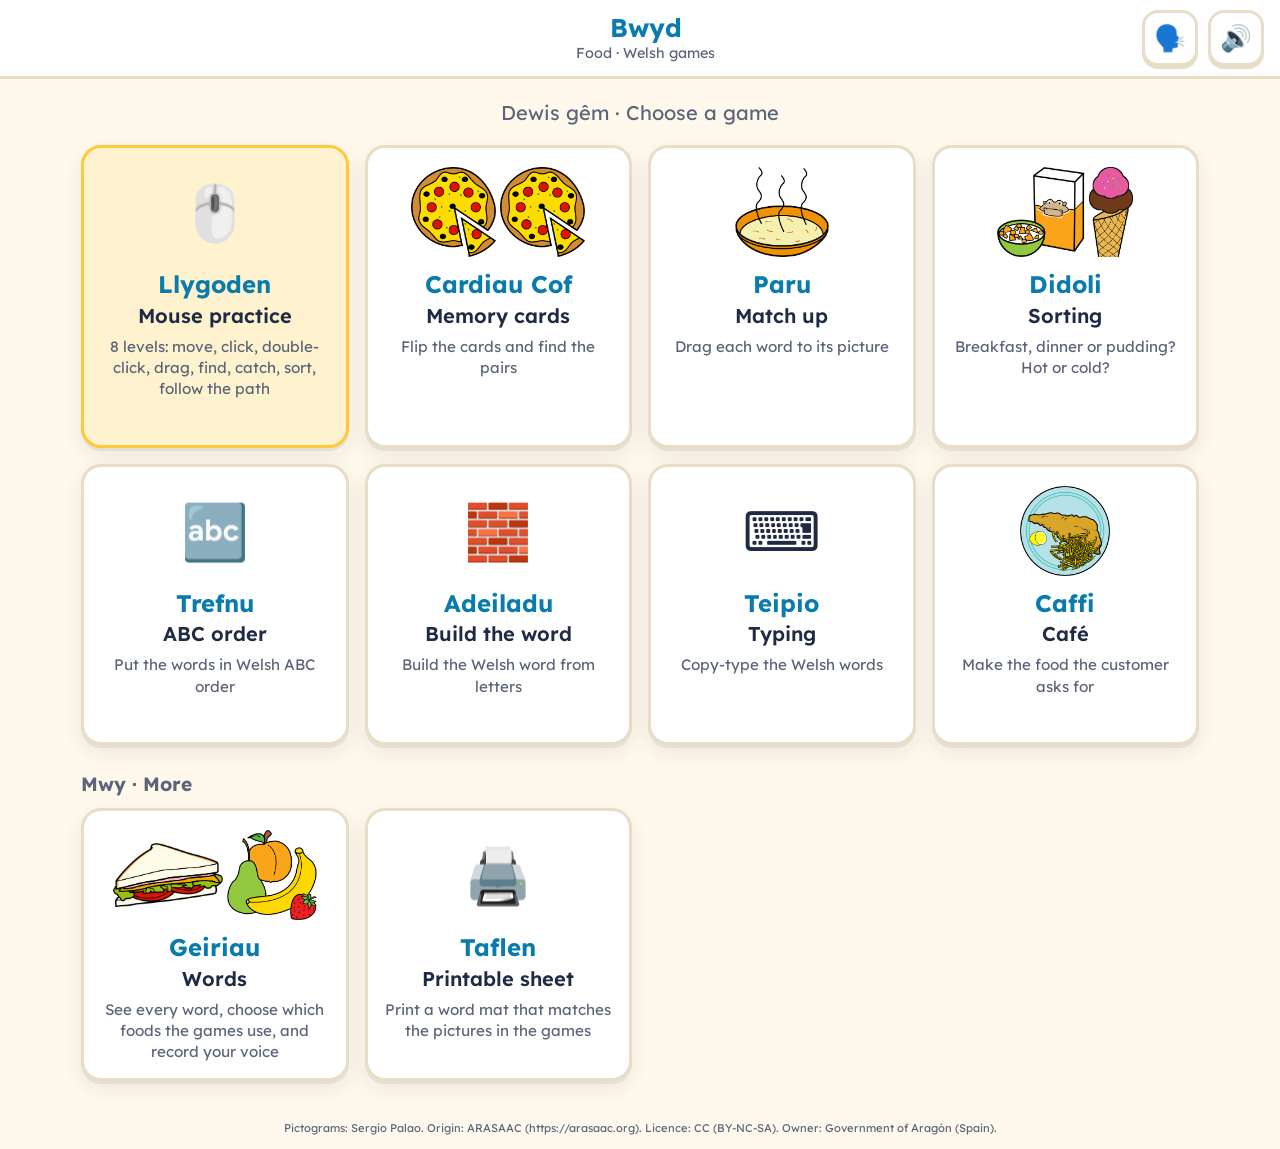
<file: index.html>
<!doctype html>
<html lang="cy">
<head>
<meta charset="utf-8">
<meta name="viewport" content="width=device-width, initial-scale=1">
<title>Bwyd</title>
<link rel="preconnect" href="https://fonts.googleapis.com">
<link rel="preconnect" href="https://fonts.gstatic.com" crossorigin>
<link href="https://fonts.googleapis.com/css2?family=Lexend:wght@400;600;700&display=swap" rel="stylesheet">
<link rel="stylesheet" href="css/style.css">
</head>
<body>
<main id="app"></main>
<script src="js/data.js"></script>
<script src="js/common.js"></script>
<script src="js/index.js"></script>
</body>
</html>
</file>
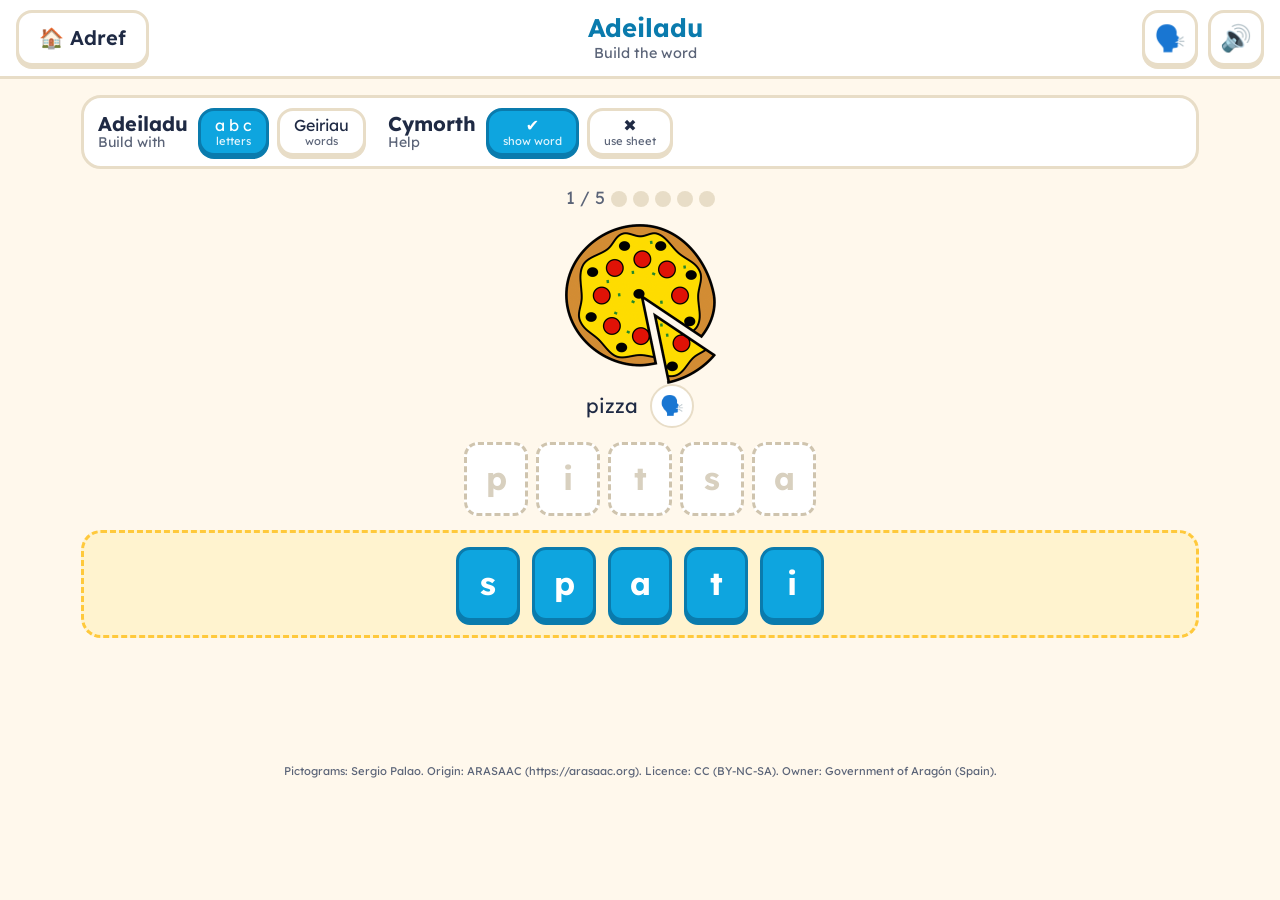
<file: build.html>
<!doctype html>
<html lang="cy">
<head>
<meta charset="utf-8">
<meta name="viewport" content="width=device-width, initial-scale=1">
<title>Adeiladu</title>
<link rel="preconnect" href="https://fonts.googleapis.com">
<link rel="preconnect" href="https://fonts.gstatic.com" crossorigin>
<link href="https://fonts.googleapis.com/css2?family=Lexend:wght@400;600;700&display=swap" rel="stylesheet">
<link rel="stylesheet" href="css/style.css">
</head>
<body>
<main id="app"></main>
<script src="js/data.js"></script>
<script src="js/common.js"></script>
<script src="js/build.js"></script>
</body>
</html>
</file>
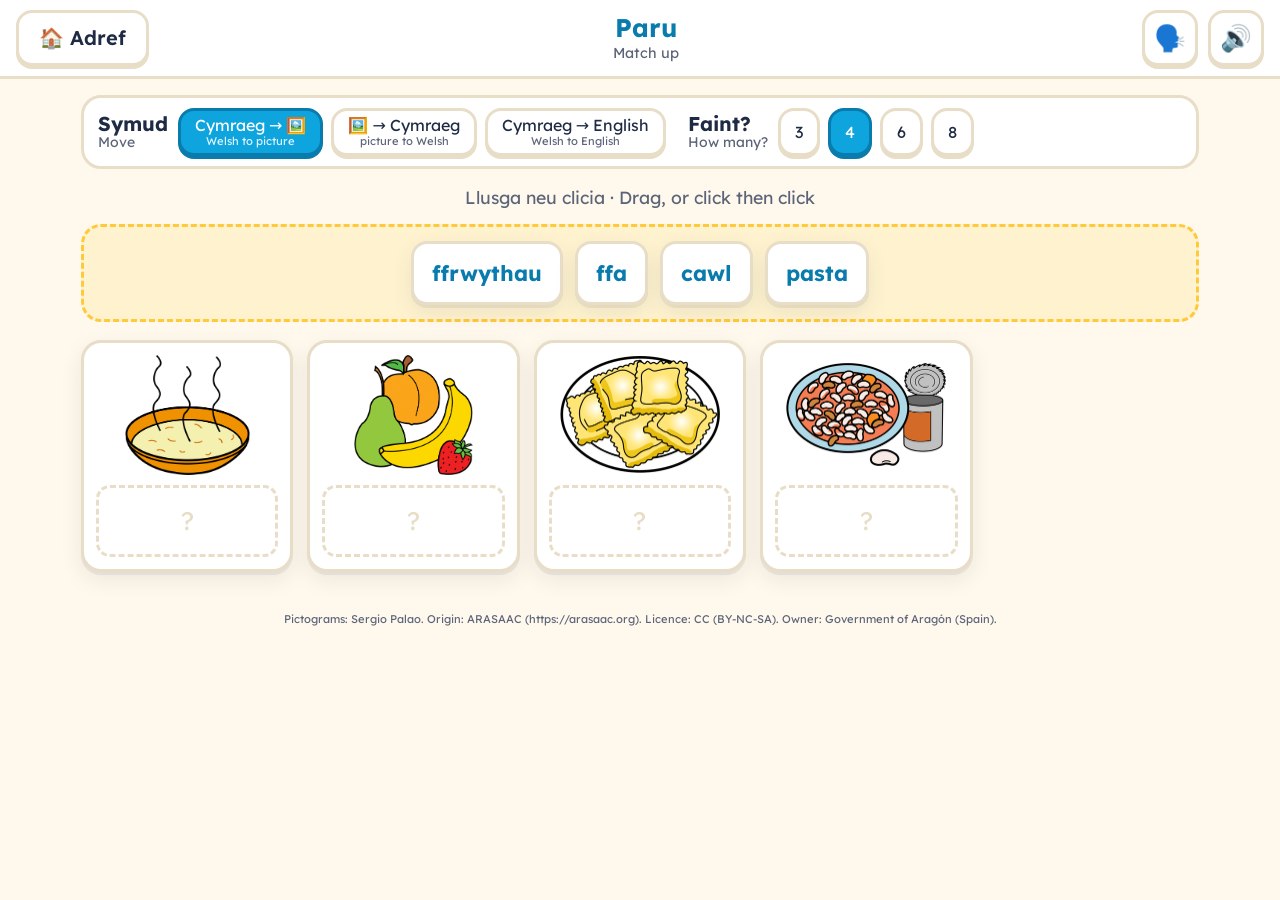
<file: match.html>
<!doctype html>
<html lang="cy">
<head>
<meta charset="utf-8">
<meta name="viewport" content="width=device-width, initial-scale=1">
<title>Paru</title>
<link rel="preconnect" href="https://fonts.googleapis.com">
<link rel="preconnect" href="https://fonts.gstatic.com" crossorigin>
<link href="https://fonts.googleapis.com/css2?family=Lexend:wght@400;600;700&display=swap" rel="stylesheet">
<link rel="stylesheet" href="css/style.css">
</head>
<body>
<main id="app"></main>
<script src="js/data.js"></script>
<script src="js/common.js"></script>
<script src="js/match.js"></script>
</body>
</html>
</file>
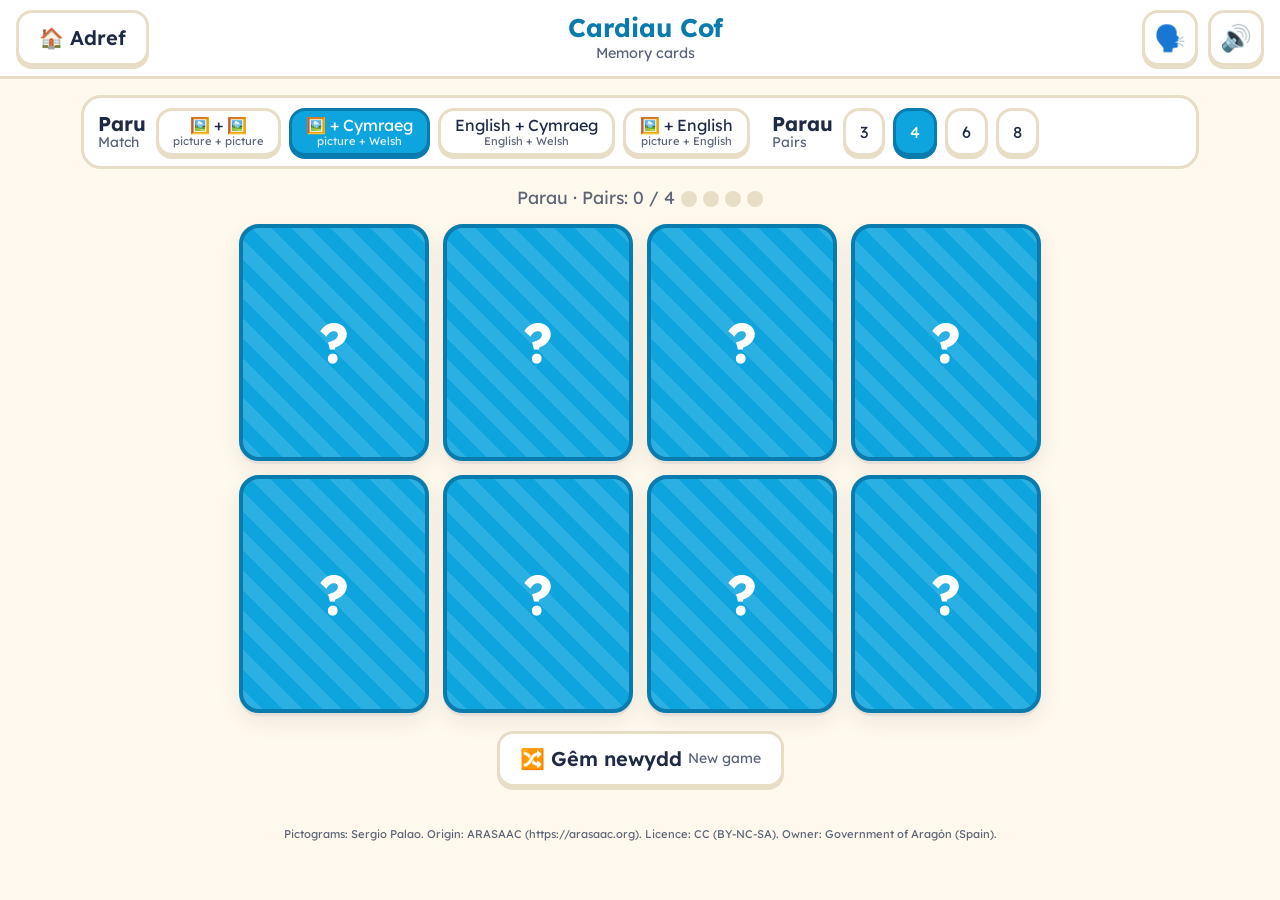
<file: memory.html>
<!doctype html>
<html lang="cy">
<head>
<meta charset="utf-8">
<meta name="viewport" content="width=device-width, initial-scale=1">
<title>Cardiau Cof</title>
<link rel="preconnect" href="https://fonts.googleapis.com">
<link rel="preconnect" href="https://fonts.gstatic.com" crossorigin>
<link href="https://fonts.googleapis.com/css2?family=Lexend:wght@400;600;700&display=swap" rel="stylesheet">
<link rel="stylesheet" href="css/style.css">
</head>
<body>
<main id="app"></main>
<script src="js/data.js"></script>
<script src="js/common.js"></script>
<script src="js/memory.js"></script>
</body>
</html>
</file>
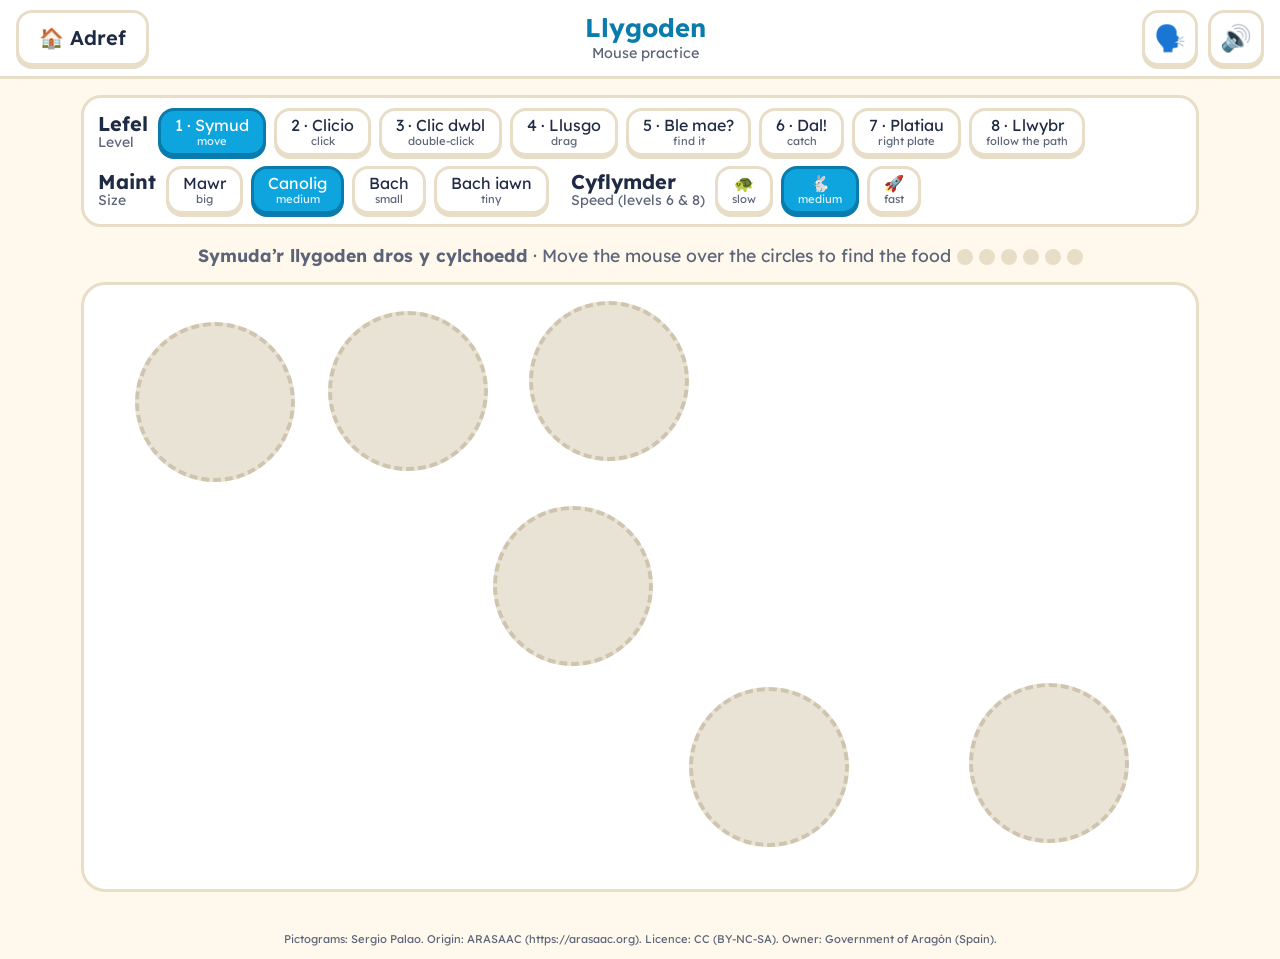
<file: mouse.html>
<!doctype html>
<html lang="cy">
<head>
<meta charset="utf-8">
<meta name="viewport" content="width=device-width, initial-scale=1">
<title>Llygoden</title>
<link rel="preconnect" href="https://fonts.googleapis.com">
<link rel="preconnect" href="https://fonts.gstatic.com" crossorigin>
<link href="https://fonts.googleapis.com/css2?family=Lexend:wght@400;600;700&display=swap" rel="stylesheet">
<link rel="stylesheet" href="css/style.css">
</head>
<body>
<main id="app"></main>
<script src="js/data.js"></script>
<script src="js/common.js"></script>
<script src="js/mouse.js"></script>
</body>
</html>
</file>
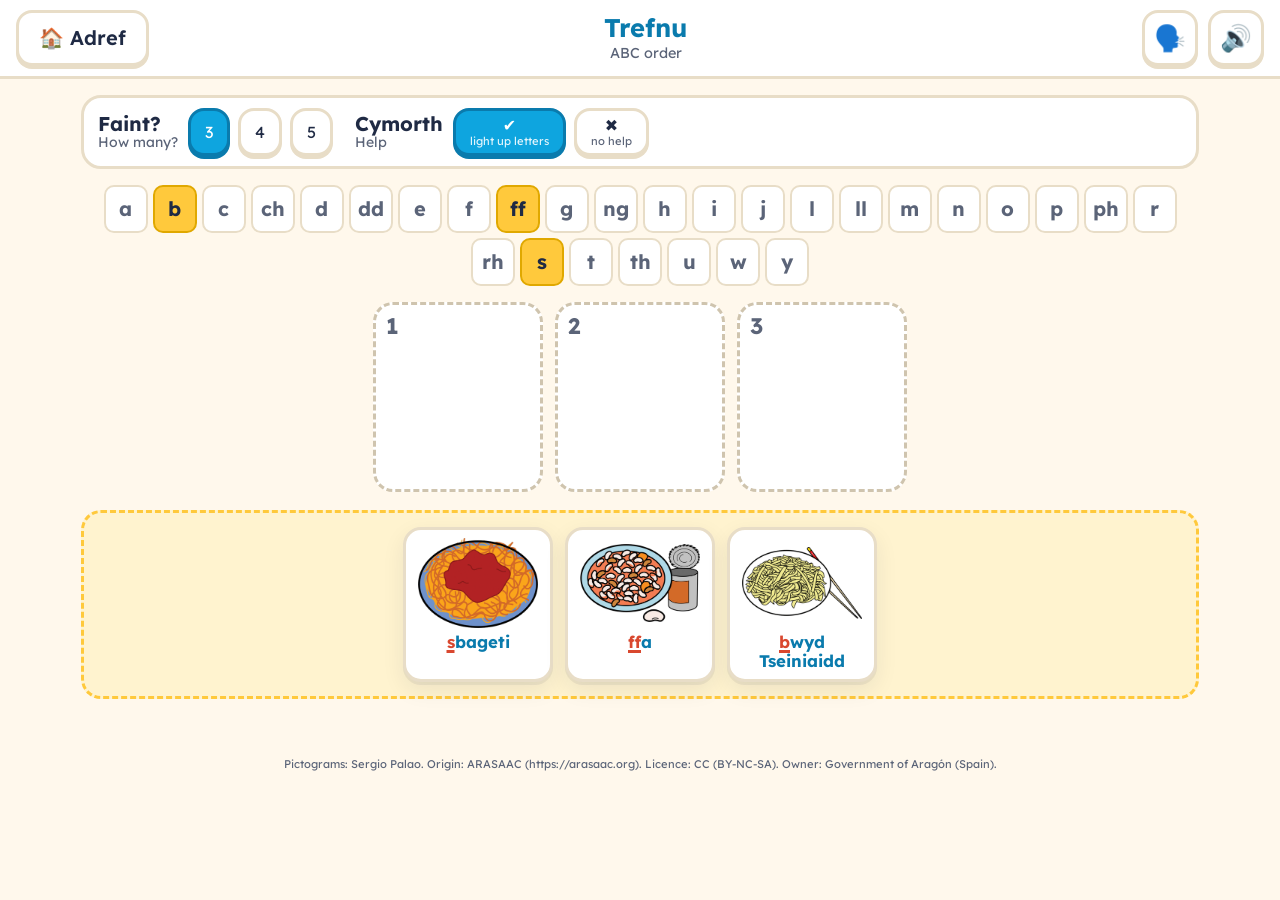
<file: order.html>
<!doctype html>
<html lang="cy">
<head>
<meta charset="utf-8">
<meta name="viewport" content="width=device-width, initial-scale=1">
<title>Trefnu</title>
<link rel="preconnect" href="https://fonts.googleapis.com">
<link rel="preconnect" href="https://fonts.gstatic.com" crossorigin>
<link href="https://fonts.googleapis.com/css2?family=Lexend:wght@400;600;700&display=swap" rel="stylesheet">
<link rel="stylesheet" href="css/style.css">
</head>
<body>
<main id="app"></main>
<script src="js/data.js"></script>
<script src="js/common.js"></script>
<script src="js/order.js"></script>
</body>
</html>
</file>
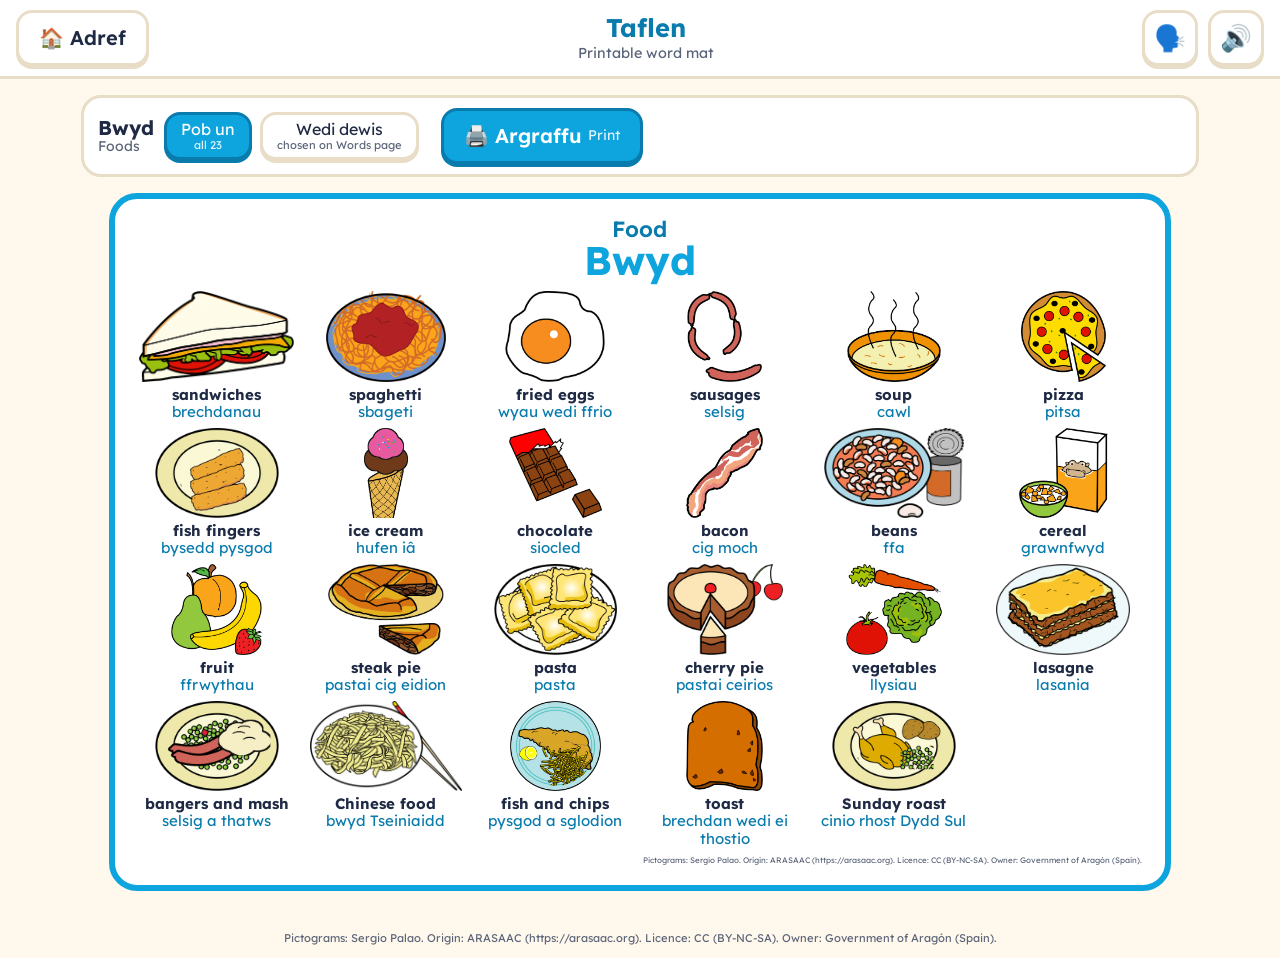
<file: sheet.html>
<!doctype html>
<html lang="cy">
<head>
<meta charset="utf-8">
<meta name="viewport" content="width=device-width, initial-scale=1">
<title>Taflen</title>
<link rel="preconnect" href="https://fonts.googleapis.com">
<link rel="preconnect" href="https://fonts.gstatic.com" crossorigin>
<link href="https://fonts.googleapis.com/css2?family=Lexend:wght@400;600;700&display=swap" rel="stylesheet">
<link rel="stylesheet" href="css/style.css">
</head>
<body>
<main id="app"></main>
<script src="js/data.js"></script>
<script src="js/common.js"></script>
<script src="js/sheet.js"></script>
</body>
</html>
</file>
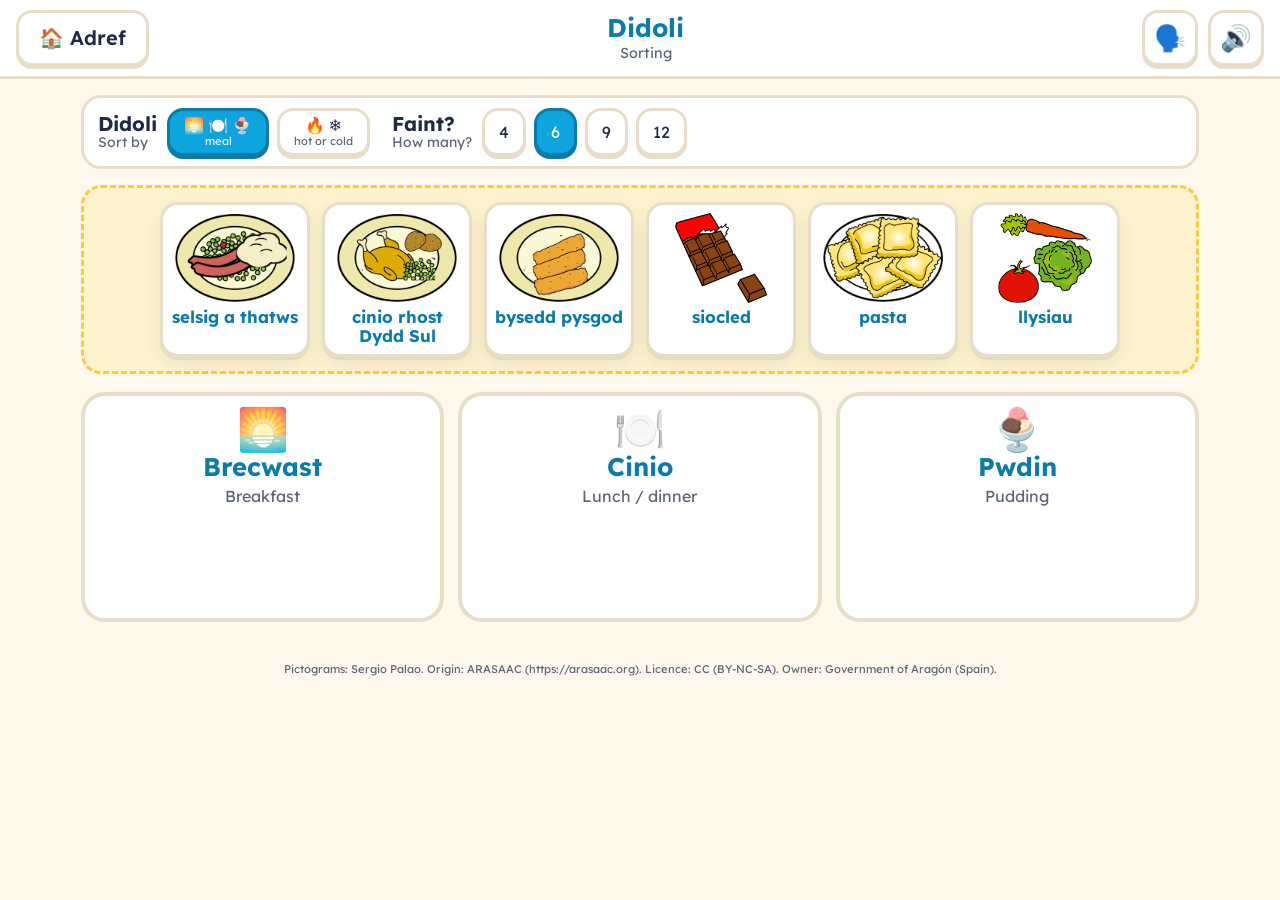
<file: sort.html>
<!doctype html>
<html lang="cy">
<head>
<meta charset="utf-8">
<meta name="viewport" content="width=device-width, initial-scale=1">
<title>Didoli</title>
<link rel="preconnect" href="https://fonts.googleapis.com">
<link rel="preconnect" href="https://fonts.gstatic.com" crossorigin>
<link href="https://fonts.googleapis.com/css2?family=Lexend:wght@400;600;700&display=swap" rel="stylesheet">
<link rel="stylesheet" href="css/style.css">
</head>
<body>
<main id="app"></main>
<script src="js/data.js"></script>
<script src="js/common.js"></script>
<script src="js/sort.js"></script>
</body>
</html>
</file>
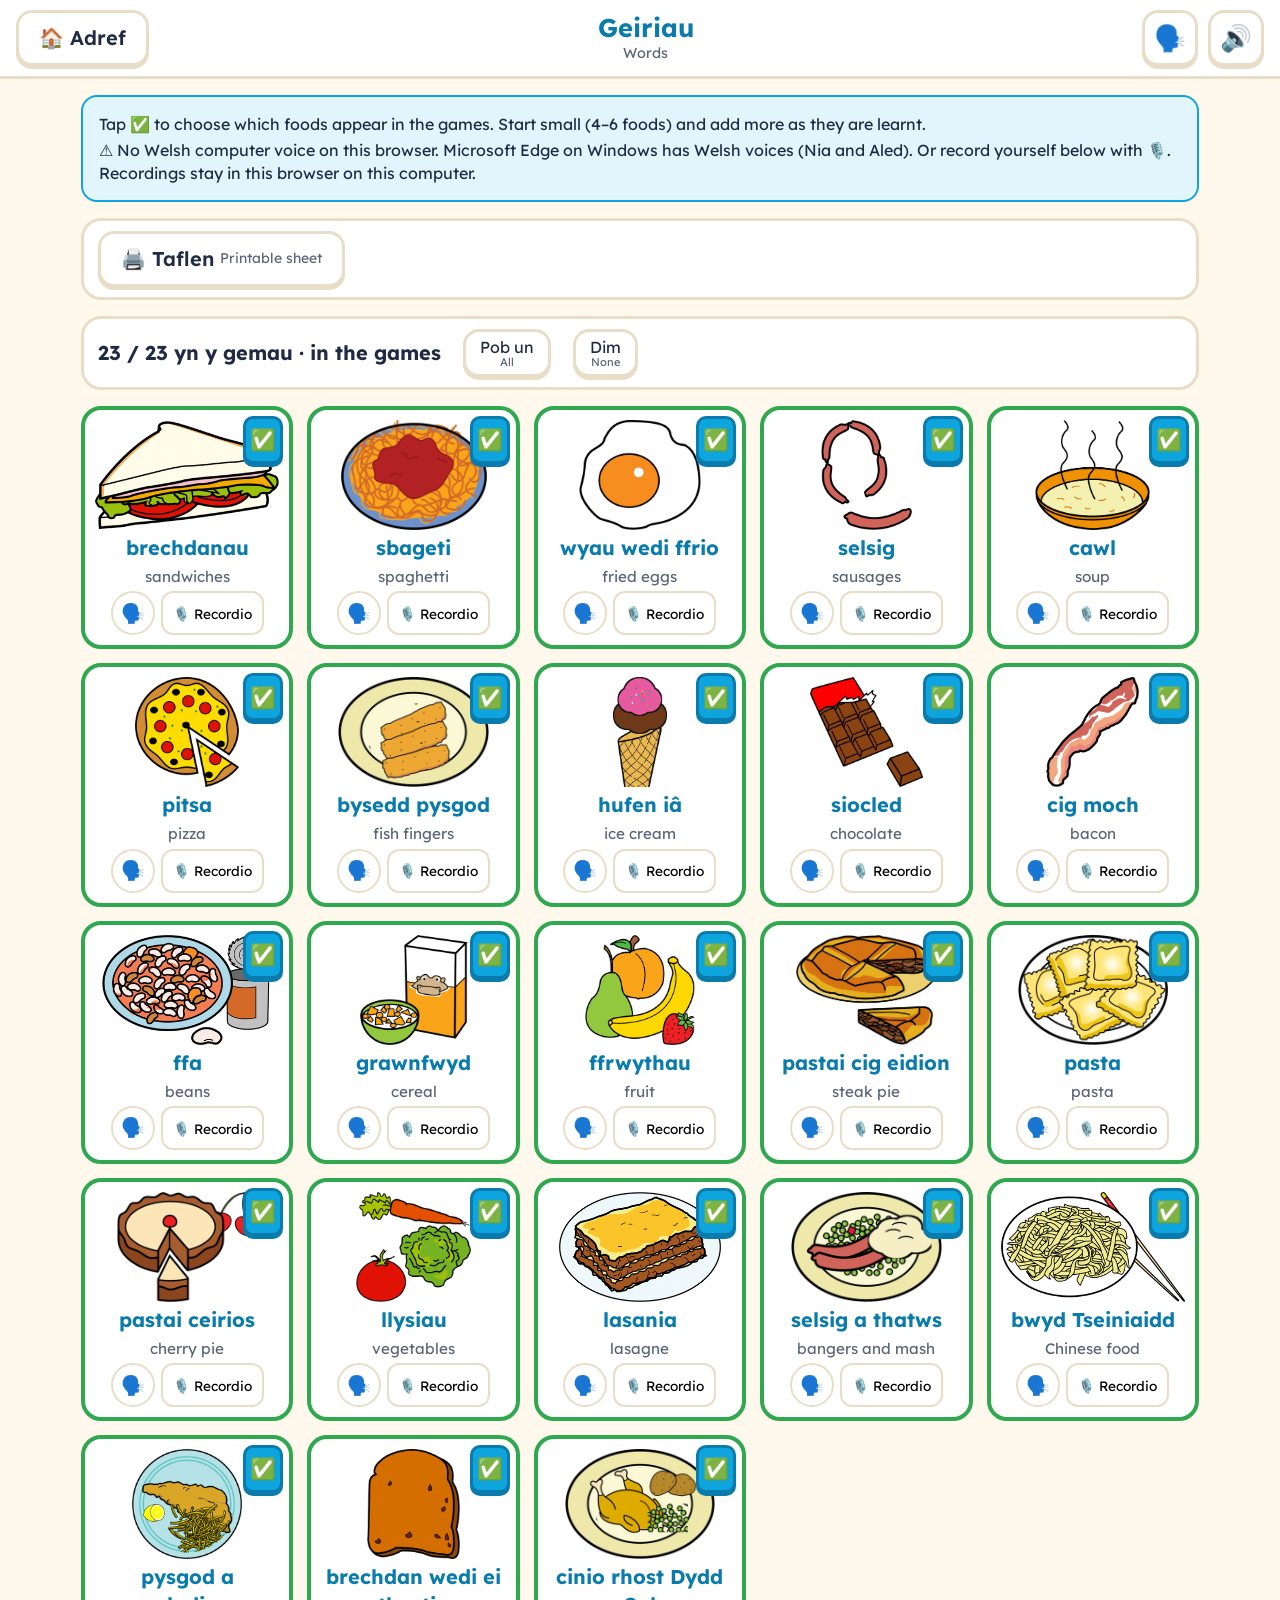
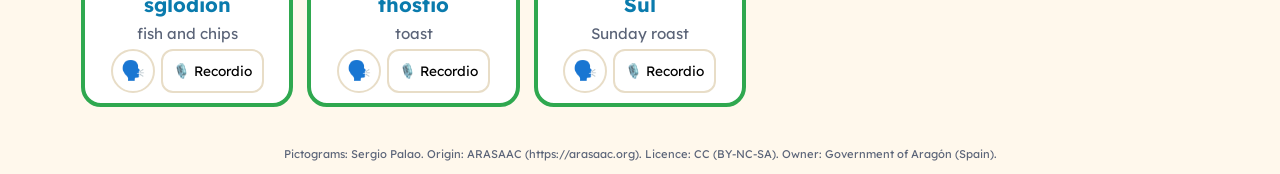
<file: words.html>
<!doctype html>
<html lang="cy">
<head>
<meta charset="utf-8">
<meta name="viewport" content="width=device-width, initial-scale=1">
<title>Geiriau</title>
<link rel="preconnect" href="https://fonts.googleapis.com">
<link rel="preconnect" href="https://fonts.gstatic.com" crossorigin>
<link href="https://fonts.googleapis.com/css2?family=Lexend:wght@400;600;700&display=swap" rel="stylesheet">
<link rel="stylesheet" href="css/style.css">
</head>
<body>
<main id="app"></main>
<script src="js/data.js"></script>
<script src="js/common.js"></script>
<script src="js/words.js"></script>
</body>
</html>
</file>
<file: css/style.css>
:root {
  --bg: #FFF8EC;
  --ink: #1F2A44;
  --muted: #5B6478;
  --card: #FFFFFF;
  --line: #E8DDC7;
  --blue: #0EA5DF;
  --blue-d: #0A7BAD;
  --blue-l: #E3F5FC;
  --green: #2FA84F;
  --green-l: #E2F6E7;
  --red: #D9482F;
  --red-l: #FDE8E4;
  --yellow: #FFC93C;
  --yellow-l: #FFF3CF;
  --radius: 20px;
  --shadow: 0 3px 0 rgba(31, 42, 68, .07), 0 8px 22px rgba(31, 42, 68, .08);
}

* { box-sizing: border-box; }
html, body { margin: 0; }
body {
  font-family: 'Lexend', system-ui, sans-serif;
  background: var(--bg);
  color: var(--ink);
  font-size: 20px;
  line-height: 1.4;
  min-height: 100vh;
}
img { max-width: 100%; }
small { font-size: .7em; }

/* ---------- Header ---------- */
header.top {
  display: flex; align-items: center; gap: 10px;
  padding: 10px 16px;
  background: #fff;
  border-bottom: 3px solid var(--line);
  position: sticky; top: 0; z-index: 20;
}
header.top .title { flex: 1; text-align: center; min-width: 0; }
header.top h1 { margin: 0; font-size: 1.6rem; color: var(--blue-d); line-height: 1.15; }
header.top .en { font-size: .9rem; color: var(--muted); }

main { max-width: 1150px; margin: 0 auto; padding: 16px; }

/* ---------- Buttons ---------- */
.btn, .chip-btn, .icon-btn, .key {
  font: inherit; color: inherit; cursor: pointer;
  border: 3px solid var(--line); background: #fff;
  border-radius: 16px;
  box-shadow: 0 3px 0 var(--line);
  transition: transform .1s, box-shadow .1s, background .15s, border-color .15s;
}
.btn {
  display: inline-flex; align-items: center; justify-content: center; gap: 6px;
  min-height: 56px; padding: 8px 20px;
  font-weight: 600; text-decoration: none;
}
.btn small { font-weight: 400; color: var(--muted); }
.btn:hover, .chip-btn:hover, .icon-btn:hover, .key:hover { border-color: var(--blue); }
.btn:active, .chip-btn:active, .icon-btn:active, .key:active { transform: translateY(3px); box-shadow: none; }
.btn.primary { background: var(--blue); border-color: var(--blue-d); color: #fff; box-shadow: 0 3px 0 var(--blue-d); }
.btn.primary small { color: #E3F5FC; }
.btn.go { background: var(--green); border-color: #23843D; color: #fff; box-shadow: 0 3px 0 #23843D; }
.btn.go small { color: #E2F6E7; }
.btn.big { font-size: 1.3rem; min-height: 68px; padding: 10px 28px; }
.icon-btn { width: 56px; height: 56px; font-size: 1.6rem; padding: 0; }
.icon-btn[aria-pressed="false"] { opacity: .45; }
.home { white-space: nowrap; }
:focus-visible { outline: 4px solid var(--yellow); outline-offset: 2px; }

.say-btn {
  font: inherit; font-size: 1.2rem; line-height: 1;
  border: 2px solid var(--line); background: #fff; border-radius: 50%;
  width: 44px; height: 44px; cursor: pointer; flex: none;
}
.say-btn:hover { border-color: var(--blue); background: var(--blue-l); }

/* ---------- Option rows ---------- */
.opts {
  display: flex; flex-wrap: wrap; gap: 10px 22px; align-items: center;
  background: #fff; border: 3px solid var(--line); border-radius: var(--radius);
  padding: 10px 14px; margin-bottom: 16px;
}
.opt { display: flex; flex-wrap: wrap; align-items: center; gap: 8px; }
.opt-label { font-weight: 700; display: flex; flex-direction: column; line-height: 1.1; margin-right: 2px; }
.opt-label small { font-weight: 400; color: var(--muted); }
.chip-btn {
  min-height: 48px; padding: 4px 14px; font-size: 1rem;
  display: inline-flex; flex-direction: column; align-items: center; justify-content: center; line-height: 1.15;
}
.chip-btn small { color: var(--muted); }
.chip-btn[aria-pressed="true"] { background: var(--blue); border-color: var(--blue-d); color: #fff; box-shadow: 0 3px 0 var(--blue-d); }
.chip-btn[aria-pressed="true"] small { color: #E3F5FC; }

.row { display: flex; flex-wrap: wrap; gap: 12px; align-items: center; }
.row.center { justify-content: center; }
.status { font-size: 1.1rem; color: var(--muted); text-align: center; margin: 6px 0 14px; }
.dots { display: inline-flex; gap: 6px; vertical-align: middle; margin-left: 6px; }
.dots i { width: 16px; height: 16px; border-radius: 50%; background: var(--line); display: inline-block; }
.dots i.on { background: var(--green); }

/* ---------- Food things ---------- */
.food-img { display: block; object-fit: contain; pointer-events: none; user-select: none; }
.word { font-weight: 700; }
.word.cy { color: var(--blue-d); }
.word.en { color: var(--ink); }
[lang="cy"] { }

/* ---------- Drag & drop ---------- */
.draggable { cursor: grab; touch-action: none; user-select: none; }
.draggable.dragging { opacity: .3; }
.draggable.selected { outline: 5px solid var(--yellow); outline-offset: 3px; }
.ghost {
  position: fixed !important; z-index: 100; pointer-events: none; margin: 0;
  transform: scale(1.06) rotate(-2deg);
  box-shadow: 0 14px 30px rgba(31, 42, 68, .25);
}
.ghost.return { transition: left .3s ease, top .3s ease, transform .3s; transform: none; }
.drop.over { outline: 5px dashed var(--blue); outline-offset: 3px; background: var(--blue-l); }

.shake { animation: shake .4s; }
@keyframes shake {
  20%, 60% { transform: translateX(-8px); }
  40%, 80% { transform: translateX(8px); }
}
.pop-in { animation: popIn .35s ease-out; }
@keyframes popIn { from { transform: scale(.6); opacity: 0; } to { transform: scale(1); opacity: 1; } }

/* ---------- Toast & celebration ---------- */
.toast {
  position: fixed; left: 50%; bottom: 24px; z-index: 90;
  transform: translate(-50%, 140%);
  background: var(--green); color: #fff; border-radius: 20px;
  padding: 12px 26px; text-align: center; box-shadow: var(--shadow);
  display: flex; flex-direction: column; transition: transform .25s;
  max-width: calc(100vw - 32px);
}
.toast strong { font-size: 1.5rem; }
.toast span { font-size: .95rem; opacity: .9; }
.toast.oops { background: #F28C28; }
.toast.show { transform: translate(-50%, 0); }

.overlay {
  position: fixed; inset: 0; z-index: 80; overflow: hidden;
  background: rgba(31, 42, 68, .45);
  display: flex; align-items: center; justify-content: center; padding: 16px;
}
.panel { background: #fff; border-radius: 28px; padding: 26px 30px; box-shadow: var(--shadow); text-align: center; max-width: 520px; width: 100%; position: relative; z-index: 2; }
.celebrate h2 { font-size: 2.6rem; margin: 4px 0 0; color: var(--blue-d); }
.celebrate .en { margin: 0 0 8px; color: var(--muted); }
.big-star { font-size: 5rem; animation: spin 1.2s ease-out; }
@keyframes spin { from { transform: scale(0) rotate(-180deg); } to { transform: scale(1) rotate(0); } }
.star-count { font-size: 1.1rem; }
.confetti {
  position: absolute; top: -20px; width: 12px; height: 18px; border-radius: 3px;
  animation: fall linear forwards; z-index: 1;
}
@keyframes fall { to { transform: translateY(110vh) rotate(720deg); } }

/* ---------- Home menu ---------- */
.intro { text-align: center; margin: 4px 0 18px; color: var(--muted); }
.menu { display: grid; grid-template-columns: repeat(auto-fill, minmax(230px, 1fr)); gap: 16px; }
.tile {
  display: flex; flex-direction: column; align-items: center; text-align: center;
  background: #fff; border: 3px solid var(--line); border-radius: var(--radius);
  padding: 16px; text-decoration: none; color: inherit; box-shadow: var(--shadow);
  transition: transform .15s, border-color .15s;
}
.tile:hover { transform: translateY(-4px); border-color: var(--blue); }
.tile .pics { height: 96px; display: flex; align-items: center; justify-content: center; gap: 4px; font-size: 3.4rem; }
.tile .pics img { max-height: 90px; max-width: 110px; }
.tile h2 { margin: 8px 0 0; font-size: 1.5rem; color: var(--blue-d); }
.tile .en { font-weight: 600; }
.tile p { margin: 6px 0 0; font-size: .95rem; color: var(--muted); }
.tile .stars { margin-top: 8px; font-size: .95rem; min-height: 1.4em; }
.tile.start { border-color: var(--yellow); background: var(--yellow-l); }
.section-title { margin: 26px 0 10px; font-size: 1.2rem; color: var(--muted); }

/* ---------- Memory ---------- */
.mem-grid { display: grid; grid-template-columns: repeat(auto-fill, minmax(150px, 1fr)); gap: 14px; justify-content: center; }
.card { aspect-ratio: 4 / 5; perspective: 900px; cursor: pointer; border: 0; background: none; padding: 0; font: inherit; color: inherit; }
.card .inner { position: relative; width: 100%; height: 100%; transition: transform .45s; transform-style: preserve-3d; }
.card.up .inner { transform: rotateY(180deg); }
.card .face {
  position: absolute; inset: 0; backface-visibility: hidden; border-radius: var(--radius);
  display: flex; flex-direction: column; align-items: center; justify-content: center; gap: 6px;
  padding: 10px; box-shadow: var(--shadow); text-align: center;
}
.card .back {
  background: var(--blue) repeating-linear-gradient(45deg, rgba(255,255,255,.12) 0 14px, transparent 14px 28px);
  color: #fff; font-size: 2.8em; font-weight: 700; border: 4px solid var(--blue-d);
}
.card:hover .back { border-color: var(--yellow); }
.card .front { background: #fff; transform: rotateY(180deg); border: 4px solid var(--line); }
.card .front .food-img { max-height: 70%; max-width: 100%; }
.card .front .word { font-size: 1.2em; line-height: 1.2; overflow-wrap: anywhere; }
.card .front .cap { font-size: .85em; color: var(--blue-d); font-weight: 600; }
.card.matched .front { border-color: var(--green); background: var(--green-l); }
.card.matched { cursor: default; }

/* ---------- Match ---------- */
.tray {
  display: flex; flex-wrap: wrap; gap: 12px; justify-content: center; min-height: 90px;
  background: var(--yellow-l); border: 3px dashed var(--yellow); border-radius: var(--radius);
  padding: 14px; margin-bottom: 18px;
}
.chip {
  background: #fff; border: 3px solid var(--line); border-radius: 16px; box-shadow: var(--shadow);
  padding: 10px 18px; font-size: 1.35rem; font-weight: 700; color: var(--blue-d);
  display: flex; align-items: center; justify-content: center; min-height: 64px;
}
.chip.en { color: var(--ink); }
.chip.pic { padding: 6px; width: 120px; height: 100px; }
.chip.pic .food-img { max-width: 100%; max-height: 100%; }
.targets { display: grid; grid-template-columns: repeat(auto-fill, minmax(190px, 1fr)); gap: 14px; }
.target {
  background: #fff; border: 3px solid var(--line); border-radius: var(--radius); box-shadow: var(--shadow);
  padding: 12px; display: flex; flex-direction: column; align-items: center; gap: 10px; text-align: center;
}
.target .face { min-height: 120px; display: flex; align-items: center; justify-content: center; flex-direction: column; }
.target .face .food-img { max-height: 120px; max-width: 160px; }
.target .face .word { font-size: 1.4rem; }
.slot {
  width: 100%; min-height: 72px; border: 3px dashed var(--line); border-radius: 14px;
  display: flex; align-items: center; justify-content: center; color: var(--line); font-size: 1.6rem;
}
.target.done { border-color: var(--green); background: var(--green-l); }
.target.done .slot { border-style: solid; border-color: var(--green); background: #fff; }
.target.done .chip { box-shadow: none; border: 0; cursor: default; }

/* ---------- Typing ---------- */
.type-card { background: #fff; border-radius: 28px; box-shadow: var(--shadow); border: 3px solid var(--line); padding: 18px; text-align: center; }
.type-card .food-img { height: 170px; width: 100%; margin: 0 auto 4px; }
.type-card .en { color: var(--muted); font-size: 1.1rem; display: flex; align-items: center; justify-content: center; gap: 10px; }
.boxes { display: flex; flex-wrap: wrap; justify-content: center; gap: 10px 26px; margin: 14px 0 6px; }
.boxes .wordgroup { display: flex; gap: 6px; }
.box {
  width: 52px; height: 66px; border-radius: 12px; border: 3px solid var(--line); background: #fff;
  display: flex; align-items: center; justify-content: center;
  font-size: 2.1rem; font-weight: 700; color: #C9C1B0;
}
.box.done { color: var(--ink); border-color: var(--green); background: var(--green-l); }
.box.now { border-color: var(--blue); box-shadow: 0 0 0 4px var(--blue-l); color: #9AA3B5; animation: pulse 1.2s infinite; }
.box.hint { color: var(--yellow); }
.box.wrong { border-color: var(--red); background: var(--red-l); }
@keyframes pulse { 50% { box-shadow: 0 0 0 8px var(--blue-l); } }
.keyboard { margin: 16px auto 0; display: flex; flex-direction: column; gap: 8px; align-items: center; max-width: 820px; }
.keyboard .krow { display: flex; gap: 6px; justify-content: center; width: 100%; }
.key {
  flex: 0 1 64px; height: 60px; font-size: 1.5rem; font-weight: 600; padding: 0;
}
.key.space { flex: 0 1 380px; font-size: 1rem; }
.key.next { background: var(--yellow); border-color: #E0A800; box-shadow: 0 3px 0 #E0A800; animation: pulse 1.2s infinite; }
.next-row { margin-top: 14px; min-height: 68px; }

/* ---------- Build ---------- */
.build-card { text-align: center; }
.build-card .food-img { height: 160px; width: 100%; }
.slots { display: flex; flex-wrap: wrap; justify-content: center; gap: 8px; margin: 14px 0; }
.slots .gap { width: 22px; }
.bslot {
  min-width: 64px; height: 74px; padding: 0 10px; border-radius: 14px; border: 3px dashed #CFC4AE; background: #fff;
  display: flex; align-items: center; justify-content: center; font-size: 2rem; font-weight: 700; color: #D8D0BF;
}
.bslot.filled { border-style: solid; border-color: var(--green); background: var(--green-l); color: var(--ink); }
.tile-l {
  min-width: 64px; height: 74px; padding: 0 12px; border-radius: 14px; border: 3px solid var(--blue-d);
  background: var(--blue); color: #fff; font-size: 2rem; font-weight: 700; box-shadow: 0 4px 0 var(--blue-d);
  display: flex; align-items: center; justify-content: center;
}
.tile-l.used { visibility: hidden; }

/* ---------- Sort ---------- */
.bins { display: grid; grid-template-columns: repeat(auto-fit, minmax(220px, 1fr)); gap: 14px; margin-top: 4px; }
.bin {
  border: 4px solid var(--line); border-radius: 24px; background: #fff; padding: 12px; min-height: 230px;
  display: flex; flex-direction: column; align-items: center;
}
.bin h2 { margin: 0; font-size: 1.6rem; color: var(--blue-d); }
.bin .icon { font-size: 2.6rem; line-height: 1; }
.bin .en { color: var(--muted); font-size: 1rem; }
.bin-items { display: flex; flex-wrap: wrap; gap: 6px; justify-content: center; margin-top: 10px; }
.bin-items .mini { width: 74px; text-align: center; font-size: .75rem; color: var(--blue-d); font-weight: 600; }
.bin-items .mini img { width: 64px; height: 50px; object-fit: contain; margin: 0 auto; }
.fcard {
  width: 150px; background: #fff; border: 3px solid var(--line); border-radius: 18px; box-shadow: var(--shadow);
  padding: 8px; display: flex; flex-direction: column; align-items: center; gap: 4px; text-align: center;
}
.fcard .food-img { width: 120px; height: 90px; }
.fcard .word { font-size: 1.05rem; line-height: 1.15; }

/* ---------- Order (ABC) ---------- */
.abc { display: flex; flex-wrap: wrap; gap: 5px; justify-content: center; margin-bottom: 16px; }
.abc span {
  min-width: 44px; height: 48px; border-radius: 10px; background: #fff; border: 2px solid var(--line);
  display: flex; align-items: center; justify-content: center; font-weight: 700; font-size: 1.25rem; color: var(--muted);
}
.abc span.hot { background: var(--yellow); border-color: #E0A800; color: var(--ink); }
.order-slots { display: flex; flex-wrap: wrap; gap: 12px; justify-content: center; margin-bottom: 18px; }
.oslot {
  width: 170px; min-height: 190px; border: 3px dashed #CFC4AE; border-radius: 20px; background: #fff;
  display: flex; flex-direction: column; align-items: center; justify-content: center; position: relative;
}
.oslot .num { position: absolute; top: 6px; left: 10px; font-weight: 700; font-size: 1.4rem; color: var(--muted); }
.oslot.filled { border-style: solid; border-color: var(--green); background: var(--green-l); }
.oslot.filled .fcard { box-shadow: none; border: 0; background: transparent; cursor: default; }
.first { color: var(--red); text-decoration: underline; text-decoration-thickness: 3px; }

/* ---------- Café ---------- */
.cafe { display: grid; grid-template-columns: minmax(260px, 1fr) minmax(280px, 1.2fr); gap: 16px; align-items: start; }
.customer { background: #fff; border: 3px solid var(--line); border-radius: 24px; padding: 16px; box-shadow: var(--shadow); text-align: center; }
.face-emoji { font-size: 5rem; line-height: 1; }
.bubble {
  position: relative; background: var(--blue-l); border: 3px solid var(--blue); border-radius: 22px;
  padding: 12px 16px; margin-top: 14px; text-align: left;
}
.bubble::before {
  content: ''; position: absolute; top: -16px; left: 50%; margin-left: -14px;
  border: 14px solid transparent; border-top: 0; border-bottom: 16px solid var(--blue);
}
.bubble p { margin: 0; }
.bubble ul { list-style: none; padding: 0; margin: 8px 0; }
.bubble li { display: flex; align-items: center; gap: 10px; font-size: 1.4rem; font-weight: 700; color: var(--blue-d); padding: 4px 0; }
.bubble li img { width: 70px; height: 52px; object-fit: contain; }
.bubble .en { color: var(--muted); font-size: .9rem; }
.plate {
  margin: 0 auto; width: min(100%, 380px); aspect-ratio: 1; border-radius: 50%;
  background: radial-gradient(circle, #fff 0 55%, #F1ECE2 56% 64%, #fff 65%);
  border: 4px solid #D9D2C3; box-shadow: var(--shadow);
  display: flex; flex-wrap: wrap; align-items: center; justify-content: center; align-content: center; gap: 4px; padding: 50px;
}
.plate .on-plate { width: 92px; height: 78px; cursor: pointer; }
.plate .on-plate img { width: 100%; height: 100%; object-fit: contain; }
.plate .on-plate.bad { outline: 4px solid var(--red); border-radius: 12px; background: var(--red-l); }
.plate-hint { text-align: center; color: var(--muted); font-size: .9rem; margin: 6px 0; }
.menu-grid { display: grid; grid-template-columns: repeat(auto-fill, minmax(130px, 1fr)); gap: 10px; margin-top: 16px; }
.menu-grid .fcard { width: auto; }
.menu-grid .fcard.on { opacity: .35; }
.coins { font-size: 1.2rem; text-align: center; }

/* ---------- Mouse practice ---------- */
.arena {
  position: relative; height: max(380px, calc(100vh - 290px)); background: #fff; border: 3px solid var(--line);
  border-radius: 24px; overflow: hidden; touch-action: none;
}
.thing {
  position: absolute; border-radius: 50%; display: flex; align-items: center; justify-content: center;
  flex-direction: column; text-align: center;
}
.thing img { width: 80%; height: 70%; object-fit: contain; pointer-events: none; }
.thing .lbl { font-weight: 700; color: var(--blue-d); font-size: .95rem; line-height: 1.1; }
.hidden-thing { background: #E9E3D6; border: 4px dashed #CFC4AE; }
.hidden-thing img, .arena .hidden-thing .lbl { visibility: hidden; }
.shown { background: var(--green-l); border: 4px solid var(--green); }
.target-thing { background: var(--yellow-l); border: 4px solid var(--yellow); cursor: pointer; }
.target-thing:hover { background: var(--yellow); }
.popped { animation: popOut .35s forwards; pointer-events: none; }
@keyframes popOut { to { transform: scale(1.5); opacity: 0; } }
.plate-target { background: radial-gradient(circle, #fff 0 55%, #EEE7DA 56%); border: 4px solid #D9D2C3; }
.lunchbox { background: var(--blue-l); border: 4px solid var(--blue); cursor: pointer; user-select: none; }
.lunchbox:hover { background: #CDEEFB; }
.lunchbox .lid { font-size: 3em; pointer-events: none; }
.wobble { animation: wobble .3s; }
@keyframes wobble { 30% { transform: rotate(-8deg); } 70% { transform: rotate(8deg); } }
.prompt-word {
  display: inline-flex; align-items: center; gap: 8px; margin-left: 12px; vertical-align: middle;
  background: var(--yellow); color: var(--ink); font-weight: 700; font-size: 1.6rem;
  padding: 4px 8px 4px 16px; border-radius: 14px;
}
.named-plate .lbl { font-size: 1.1rem; background: #fff; padding: 2px 8px; border-radius: 8px; }
.path-svg { position: absolute; inset: 0; pointer-events: none; }
.path-edge { fill: none; stroke: #CFC4AE; stroke-linecap: round; stroke-linejoin: round; }
.path-road { fill: none; stroke: #F4EEDF; stroke-linecap: round; stroke-linejoin: round; }
.path-food { cursor: grab; z-index: 2; }
.path-food.lifted { cursor: grabbing; box-shadow: 0 10px 22px rgba(31, 42, 68, .25); }
.floating-word {
  position: absolute; font-weight: 700; font-size: 1.8rem; color: var(--blue-d); pointer-events: none;
  animation: floatUp 1.4s forwards; white-space: nowrap; transform: translateX(-50%);
}
@keyframes floatUp { to { margin-top: -70px; opacity: 0; } }

/* ---------- Words page ---------- */
.words-grid { display: grid; grid-template-columns: repeat(auto-fill, minmax(190px, 1fr)); gap: 14px; }
.wcard {
  background: #fff; border: 4px solid var(--line); border-radius: var(--radius); padding: 10px;
  display: flex; flex-direction: column; align-items: center; text-align: center; gap: 4px; position: relative;
}
.wcard.on { border-color: var(--green); }
.wcard:not(.on) { opacity: .55; }
.wcard .food-img { width: 100%; height: 110px; }
.wcard .word.cy { font-size: 1.25rem; }
.wcard .word.en { font-size: .95rem; font-weight: 400; color: var(--muted); }
.wcard .pick { position: absolute; top: 6px; right: 6px; width: 40px; height: 40px; border-radius: 10px; font-size: 1.3rem; }
.wcard .tools { display: flex; gap: 6px; align-items: center; justify-content: center; flex-wrap: wrap; }
.rec-btn { font: inherit; font-size: .85rem; border: 2px solid var(--line); background: #fff; border-radius: 12px; padding: 6px 10px; cursor: pointer; min-height: 44px; }
.rec-btn:hover { border-color: var(--blue); }
.rec-btn.recording { background: var(--red); border-color: var(--red); color: #fff; animation: pulse 1s infinite; }
.has-rec { font-size: .8rem; color: var(--green); font-weight: 600; }
.note { background: var(--blue-l); border: 2px solid var(--blue); border-radius: 16px; padding: 12px 16px; margin-bottom: 16px; font-size: 1rem; }
.note p { margin: 4px 0; }

footer.credit { text-align: center; font-size: .7rem; color: var(--muted); padding: 24px 16px 12px; }

/* ---------- Printable sheet ---------- */
.sheet {
  background: #fff; border: 6px solid var(--blue); border-radius: 28px;
  width: 281mm; max-width: 100%; margin: 0 auto; padding: 5mm 6mm;
}
.sheet-head { text-align: center; line-height: 1; margin-bottom: 3mm; }
.sheet-head .t-cy { font-size: 40px; font-weight: 700; color: var(--blue); }
.sheet-head .t-en { font-size: 22px; font-weight: 600; color: var(--blue-d); }
.sheet-grid { display: grid; grid-template-columns: repeat(6, 1fr); gap: 2mm 3mm; }
.sheet-item { text-align: center; break-inside: avoid; }
.sheet-item .food-img { height: 24mm; width: 100%; }
.sheet-item .s-en { font-weight: 700; font-size: 15px; line-height: 1.15; margin-top: 1mm; }
.sheet-item .s-cy { font-size: 15px; line-height: 1.15; color: var(--blue-d); }
.sheet .credit-line { font-size: 8px; color: var(--muted); text-align: right; margin-top: 2mm; }
@page { size: A4 landscape; margin: 8mm; }
@media print {
  body { background: #fff; min-height: 0; }
  html, body { height: auto; }
  .sheet { break-inside: avoid; }
  header.top, .no-print, footer.credit, .toast { display: none !important; }
  main { padding: 0; max-width: none; }
  .sheet { border-width: 4px; width: auto; }
  * { -webkit-print-color-adjust: exact; print-color-adjust: exact; }
}

@media (max-width: 700px) {
  body { font-size: 18px; }
  header.top h1 { font-size: 1.25rem; }
  .home-label { display: none; }
  .cafe { grid-template-columns: 1fr; }
  .box { width: 40px; height: 54px; font-size: 1.6rem; }
  .key { height: 50px; font-size: 1.2rem; }
}

@media (prefers-reduced-motion: reduce) {
  *, *::before, *::after { animation-duration: .01ms !important; animation-iteration-count: 1 !important; transition-duration: .01ms !important; }
  .confetti { display: none; }
}
</file>
